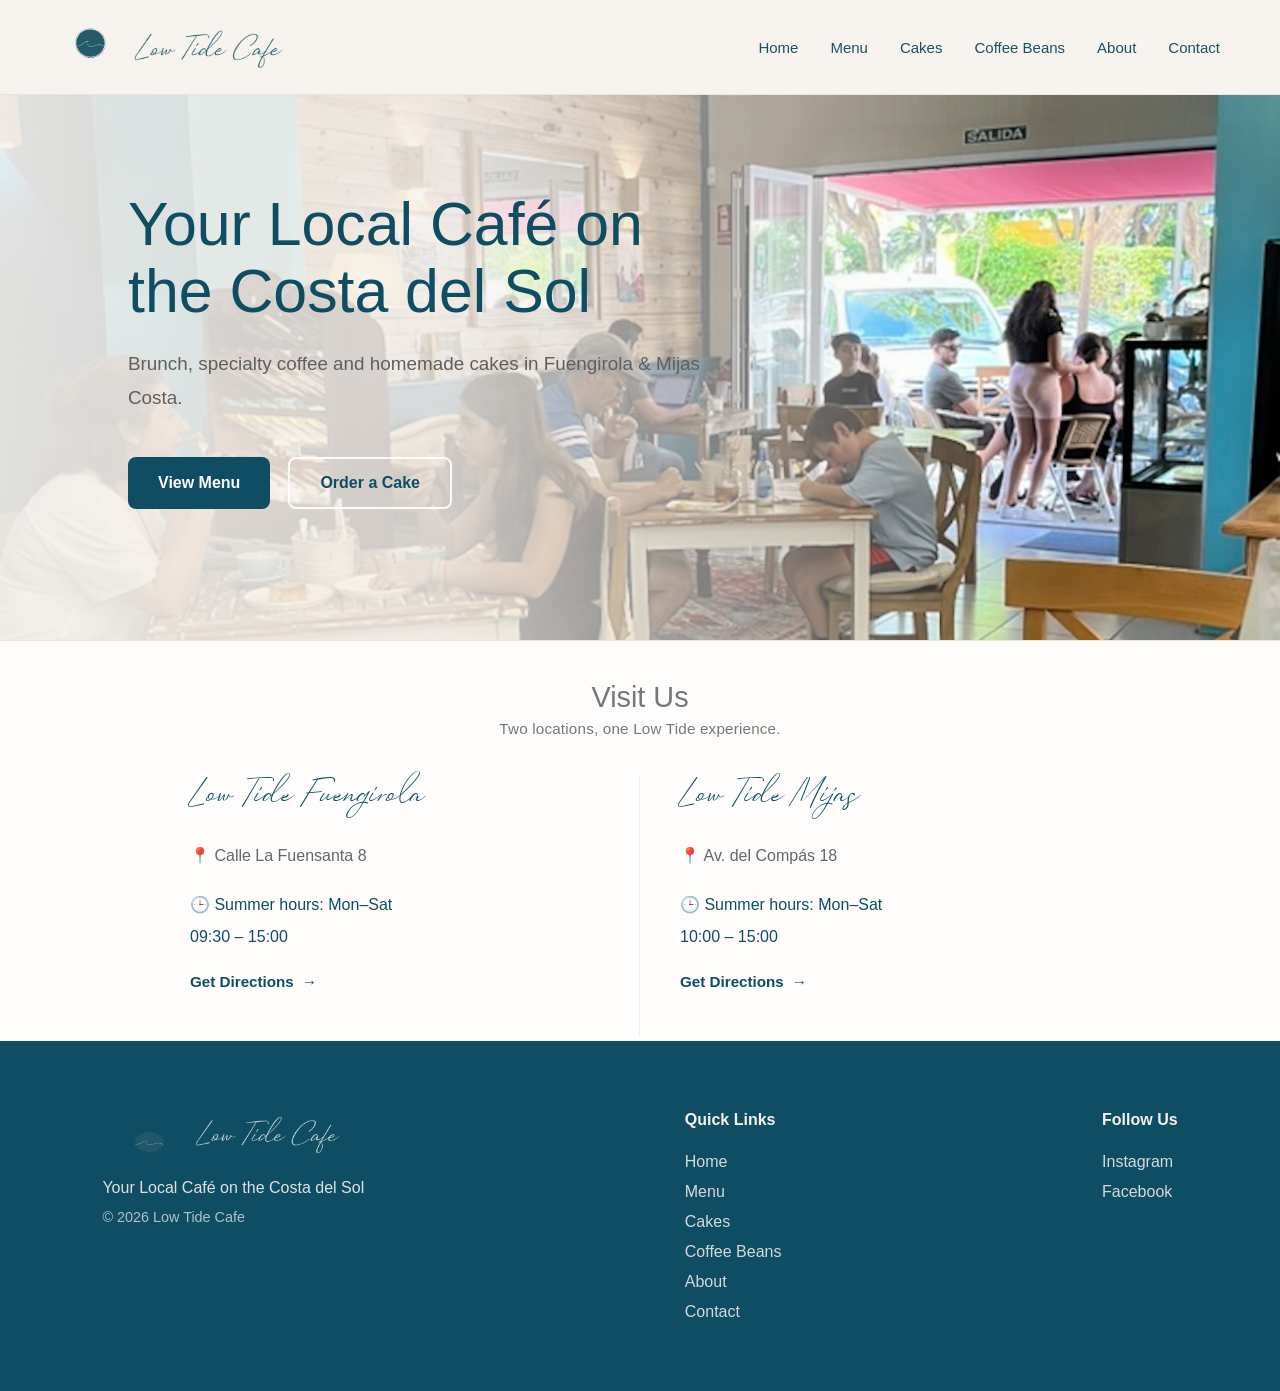
<file: index.html>
<!DOCTYPE html>
<html lang="en">
<head>
  <meta charset="UTF-8">
  <meta name="viewport" content="width=device-width, initial-scale=1.0">
  <title>Low Tide Cafe</title>

<link rel="stylesheet" href="style.css">
<link rel="stylesheet" href="mobile.css">
  
<!-- Google tag (gtag.js) -->
<script async src="https://www.googletagmanager.com/gtag/js?id=G-S15BJC4BF5"></script>
<script>
  window.dataLayer = window.dataLayer || [];
  function gtag(){dataLayer.push(arguments);}
  gtag('js', new Date());

  gtag('config', 'G-S15BJC4BF5');
</script>
  
</head>
<body>

<header class="navbar">
  <div class="logo-wrap">
    <img src="images/Logo only.png" alt="Low Tide Cafe Logo" class="logo-icon">
    <img src="images/Name only.png" alt="Low Tide Cafe" class="logo-text">
  </div>

  <nav>
        <a href="index.html">Home</a>
        <a href="menu.html">Menu</a>
        <a href="cakes.html">Cakes</a>
        <a href="coffee-beans.html">Coffee Beans</a>
        <a href="about.html">About</a>
        <a href="contact.html">Contact</a>
  </nav>
</header>

<section class="hero">
  <div class="overlay"></div>

  <div class="hero-content">
    <h1>Your Local Café on the Costa del Sol</h1>

    <p>
      Brunch, specialty coffee and homemade cakes
      in Fuengirola & Mijas Costa.
    </p>

   <div class="hero-buttons">

    <a href="menu.html" class="btn-primary">
        View Menu
    </a>

    <a href="cakes.html" class="btn-secondary">
        Order a Cake
    </a>

</div>
    
</section>

 <section class="locations-section">

   <div class="locations-header">
  <h2>Visit Us</h2>
  <p>Two locations, one Low Tide experience.</p>
</div>
   
  <div class="locations-grid">

<div class="location-card">
  <h3>Low Tide Fuengirola</h3>

  <p class="location-address">
📍 Calle La Fuensanta 8
</p>

<p class="location-hours">
🕒 Summer hours: 
  Mon–Sat<br>
09:30 – 15:00<br>
</p>

<a href="https://www.google.com/maps/dir/?api=1&destination=C.+La+Fuensanta,+8,+29640+Fuengirola,+Málaga,+Spain"
   target="_blank"
   rel="noopener">
    Get Directions
</a>

</div>

<div class="location-card">
  <h3>Low Tide Mijas</h3>

<p class="location-address">
📍 Av. del Compás 18
</p>

<p class="location-hours">
🕒 Summer hours: Mon–Sat<br>
10:00 – 15:00
</p>

<a href="https://www.google.com/maps/dir/?api=1&destination=Av.+del+Compás+18,+29650+Mijas,+Málaga,+Spain"
   target="_blank"
   rel="noopener">
    Get Directions
</a>

  </div>

</section>

<footer class="footer">

    <div class="footer-brand">

        <a href="index.html" class="footer-home">

            <img src="images/Logo only.png" alt="Low Tide Cafe Logo" class="logo-icon">

            <img src="images/white_logo.png" alt="Low Tide Cafe" class="footer-logo">

        </a>

        <p class="footer-tagline">
            Your Local Café on the Costa del Sol
        </p>

        <p class="footer-copy">
            © 2026 Low Tide Cafe
        </p>

    </div>

    <div class="footer-links">

        <h3>Quick Links</h3>

        <a href="index.html">Home</a>
        <a href="menu.html">Menu</a>
        <a href="cakes.html">Cakes</a>
        <a href="coffee-beans.html">Coffee Beans</a>
        <a href="about.html">About</a>
        <a href="contact.html">Contact</a>

    </div>

    <div class="footer-social">

        <h3>Follow Us</h3>

        <a href="https://instagram.com/lowtide.cafe" target="_blank" rel="noopener">
            Instagram
        </a>

        <a href="https://facebook.com/" target="_blank" rel="noopener">
            Facebook
        </a>

    </div>

</footer>

</body>
</html>
</file>
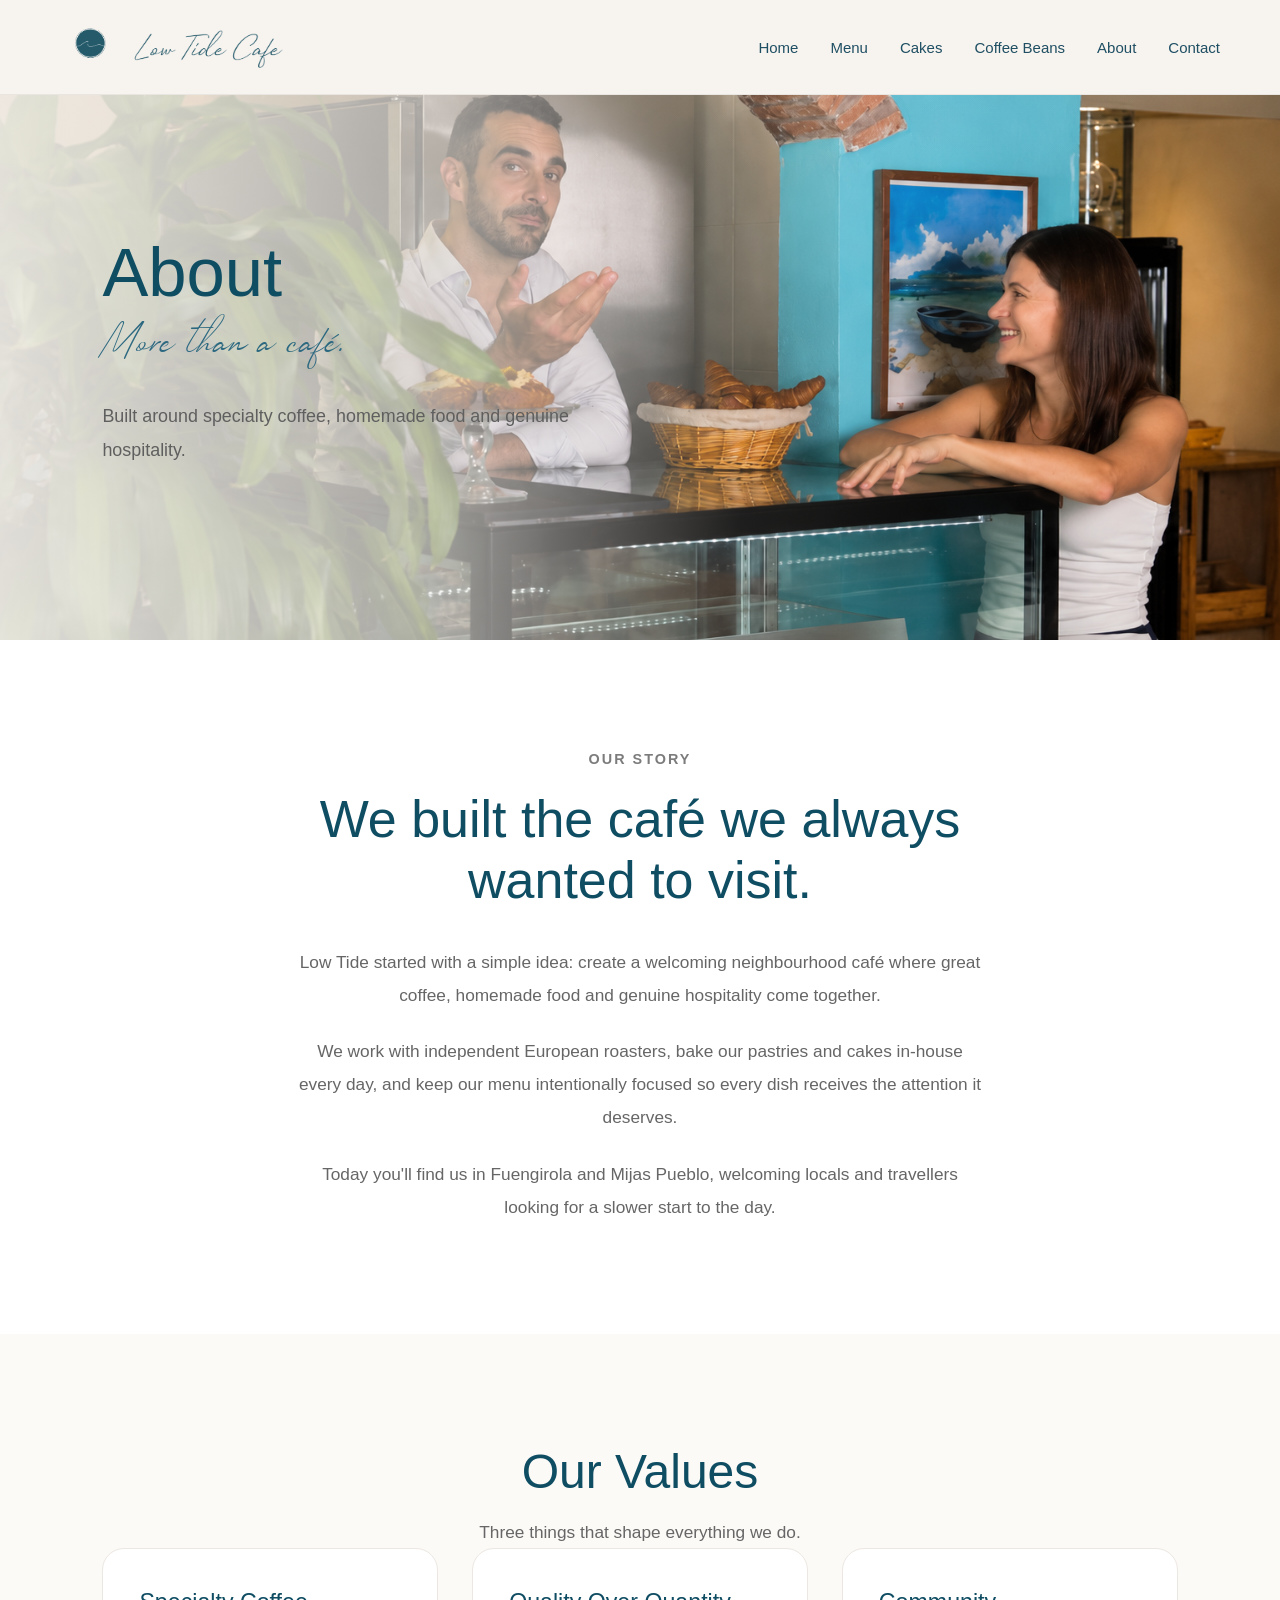
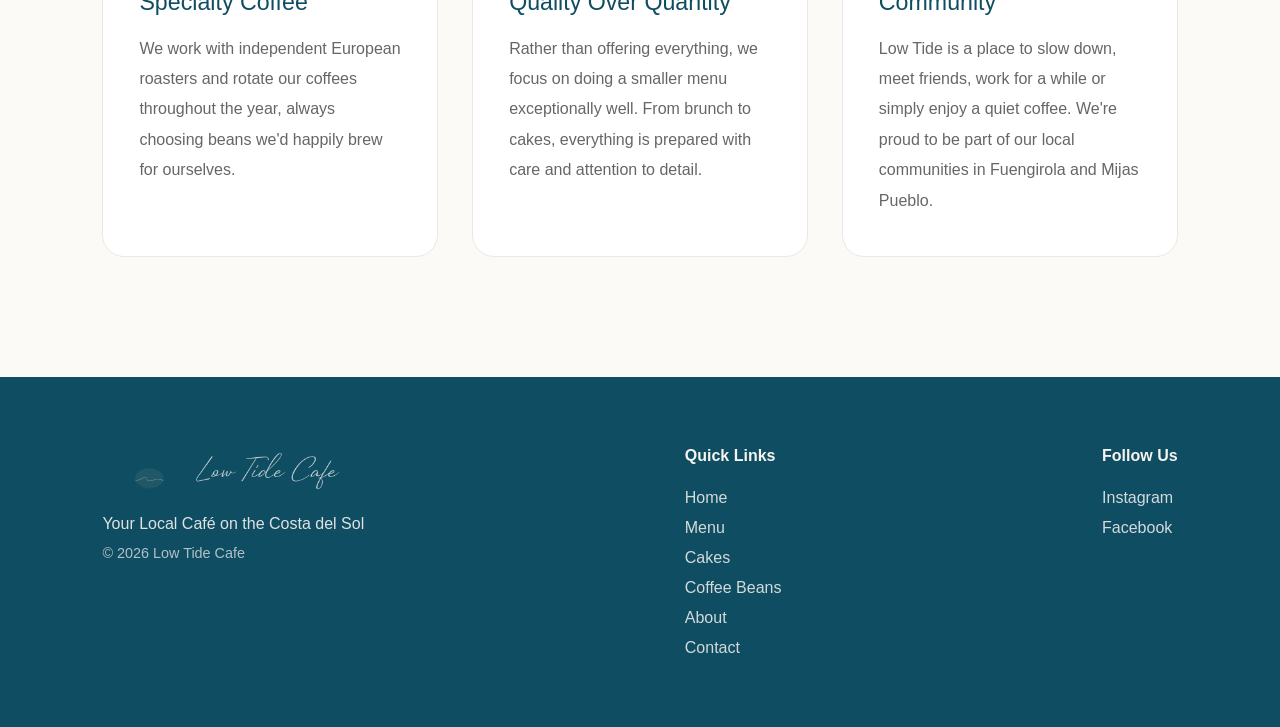
<file: about.html>
<!DOCTYPE html>
<html lang="en">
<head>
  <meta charset="UTF-8">
  <meta name="viewport" content="width=device-width, initial-scale=1.0">
  <title>Low Tide Cafe</title>

<link rel="stylesheet" href="style.css">
<link rel="stylesheet" href="mobile.css">

  <!-- Google tag (gtag.js) -->
<script async src="https://www.googletagmanager.com/gtag/js?id=G-S15BJC4BF5"></script>
<script>
  window.dataLayer = window.dataLayer || [];
  function gtag(){dataLayer.push(arguments);}
  gtag('js', new Date());

  gtag('config', 'G-S15BJC4BF5');
</script>
  
</head>
<body>

<header class="navbar">
  <div class="logo-wrap">
    <img src="images/Logo only.png" alt="Low Tide Cafe Logo" class="logo-icon">
    <img src="images/Name only.png" alt="Low Tide Cafe" class="logo-text">
  </div>

  <nav>
    <a href="index.html">Home</a>
    <a href="menu.html">Menu</a>
    <a href="cakes.html">Cakes</a>
    <a href="coffee-beans.html">Coffee Beans</a>
    <a href="about.html">About</a>
    <a href="contact.html">Contact</a>
  </nav>
</header>

<!-- ========================================
     HERO
======================================== -->

<section class="about-hero">

    <div class="about-hero-content">

        <h1>About</h1>

        <span class="about-script">
            More than a café.
        </span>

        <p>
            Built around specialty coffee, homemade food and genuine hospitality.
        </p>

    </div>

</section>


<!-- ========================================
     OUR STORY
======================================== -->

<section class="about-story">

    <div class="about-text">

        <span class="section-label">
            OUR STORY
        </span>

        <h2>
            We built the café we always wanted to visit.
        </h2>

        <p>
            Low Tide started with a simple idea: create a welcoming neighbourhood café where great coffee, homemade food and genuine hospitality come together.
        </p>

        <p>
            We work with independent European roasters, bake our pastries and cakes in-house every day, and keep our menu intentionally focused so every dish receives the attention it deserves.
        </p>

        <p>
            Today you'll find us in Fuengirola and Mijas Pueblo, welcoming locals and travellers looking for a slower start to the day.
        </p>

    </div>

</section>



<!-- ========================================
     OUR VALUES
======================================== -->

<section class="about-values">

    <div class="section-heading">

        <h2>Our Values</h2>

        <p>
            Three things that shape everything we do.
        </p>

    </div>

    <div class="values-grid">

        <div class="value-card">

            <h3>Specialty Coffee</h3>

            <p>
                We work with independent European roasters and rotate our coffees throughout the year, always choosing beans we'd happily brew for ourselves.
            </p>

        </div>

        <div class="value-card">

            <h3>Quality Over Quantity</h3>

            <p>
                Rather than offering everything, we focus on doing a smaller menu exceptionally well. From brunch to cakes, everything is prepared with care and attention to detail.
            </p>

        </div>

        <div class="value-card">

            <h3>Community</h3>

            <p>
                Low Tide is a place to slow down, meet friends, work for a while or simply enjoy a quiet coffee. We're proud to be part of our local communities in Fuengirola and Mijas Pueblo.
            </p>

        </div>

    </div>

</section>
  
<footer class="footer">

    <div class="footer-brand">

        <a href="index.html" class="footer-home">

            <img src="images/Logo only.png" alt="Low Tide Cafe Logo" class="logo-icon">

            <img src="images/white_logo.png" alt="Low Tide Cafe" class="footer-logo">

        </a>

        <p class="footer-tagline">
            Your Local Café on the Costa del Sol
        </p>

        <p class="footer-copy">
            © 2026 Low Tide Cafe
        </p>

    </div>

    <div class="footer-links">

        <h3>Quick Links</h3>

        <a href="index.html">Home</a>
        <a href="menu.html">Menu</a>
        <a href="cakes.html">Cakes</a>
        <a href="coffee-beans.html">Coffee Beans</a>
        <a href="about.html">About</a>
        <a href="contact.html">Contact</a>

    </div>

    <div class="footer-social">

        <h3>Follow Us</h3>

        <a href="https://instagram.com/lowtide.cafe" target="_blank" rel="noopener">
            Instagram
        </a>

        <a href="https://www.facebook.com/p/Low-Tide-Cafe-61561890056965/" target="_blank" rel="noopener">
            Facebook
        </a>

    </div>

</footer>

</body>
</html>
</file>
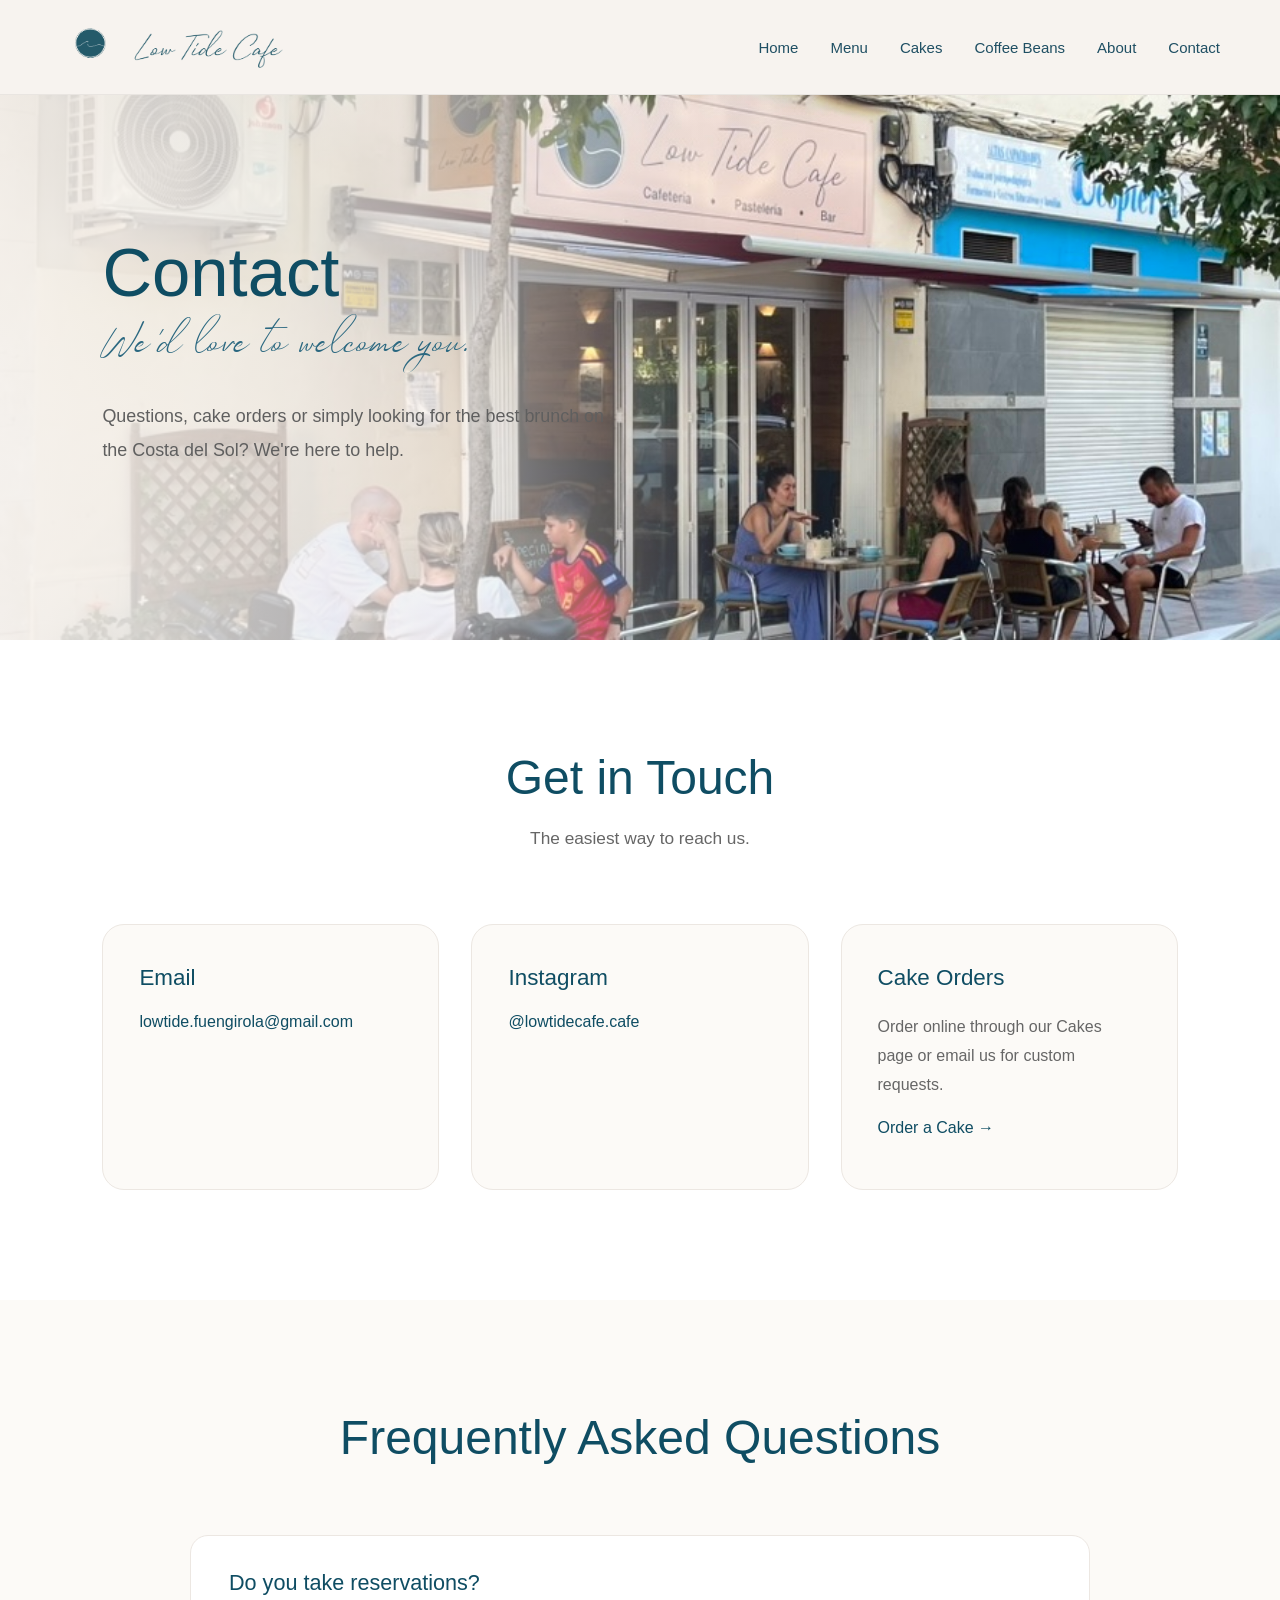
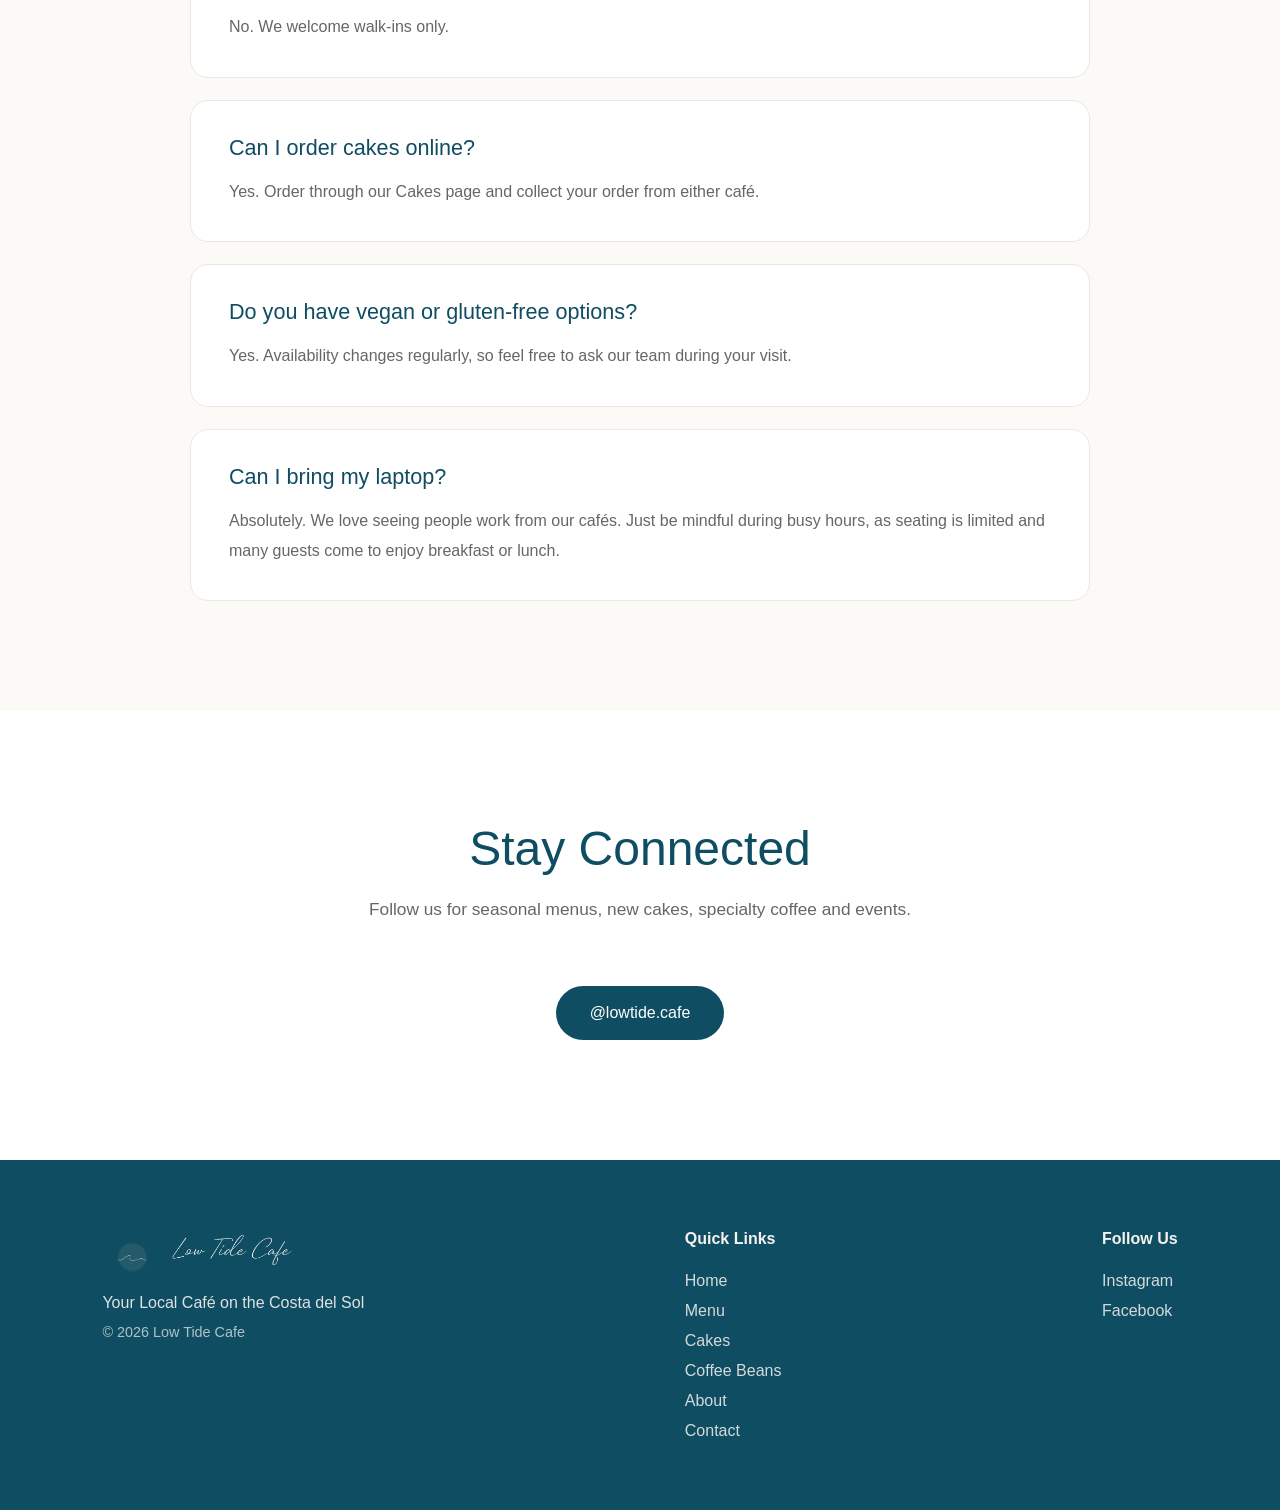
<file: contact.html>
<!DOCTYPE html>
<html lang="en">
<head>
  <meta charset="UTF-8">
  <meta name="viewport" content="width=device-width, initial-scale=1.0">
  <title>Low Tide Cafe</title>

<link rel="stylesheet" href="style.css">
<link rel="stylesheet" href="mobile.css">

  <!-- Google tag (gtag.js) -->
<script async src="https://www.googletagmanager.com/gtag/js?id=G-S15BJC4BF5"></script>
<script>
  window.dataLayer = window.dataLayer || [];
  function gtag(){dataLayer.push(arguments);}
  gtag('js', new Date());

  gtag('config', 'G-S15BJC4BF5');
</script>
  
</head>
<body>

<header class="navbar">
  <div class="logo-wrap">
    <img src="images/Logo only.png" alt="Low Tide Cafe Logo" class="logo-icon">
    <img src="images/Name only.png" alt="Low Tide Cafe" class="logo-text">
  </div>

  <nav>
    <a href="index.html">Home</a>
    <a href="menu.html">Menu</a>
    <a href="cakes.html">Cakes</a>
    <a href="coffee-beans.html">Coffee Beans</a>
    <a href="about.html">About</a>
    <a href="contact.html">Contact</a>
  </nav>
</header>

<!-- ========================================
     HERO
======================================== -->

<section class="contact-hero">

    <div class="contact-hero-content">

        <h1>Contact</h1>

        <span class="contact-script">
            We'd love to welcome you.
        </span>

        <p>
            Questions, cake orders or simply looking for the best brunch on the Costa del Sol? We're here to help.
        </p>

    </div>

</section>



<!-- ========================================
     GET IN TOUCH
======================================== -->

<section class="contact-info">

    <div class="section-heading">

        <h2>Get in Touch</h2>

        <p>
            The easiest way to reach us.
        </p>

    </div>

    <div class="contact-grid">

        <div class="contact-card">

            <h3>Email</h3>

            <a href="mailto:lowtide.fuengirola@gmail.com">
                lowtide.fuengirola@gmail.com
            </a>

        </div>

        <div class="contact-card">

            <h3>Instagram</h3>

            <a href="https://instagram.com/lowtidecafe.cafe">
                @lowtidecafe.cafe
            </a>


        </div>

        <div class="contact-card">

            <h3>Cake Orders</h3>

            <p>
                Order online through our Cakes page or email us for custom requests.
            </p>

            <a href="/cakes.html">
                Order a Cake →
            </a>

        </div>

    </div>

</section>



<!-- ========================================
     FAQ
======================================== -->

<section class="faq">

    <div class="section-heading">

        <h2>Frequently Asked Questions</h2>

    </div>

    <div class="faq-list">

        <div class="faq-item">

            <h3>Do you take reservations?</h3>

            <p>
                No. We welcome walk-ins only.
            </p>

        </div>

        <div class="faq-item">

            <h3>Can I order cakes online?</h3>

            <p>
                Yes. Order through our Cakes page and collect your order from either café.
            </p>

        </div>

        <div class="faq-item">

            <h3>Do you have vegan or gluten-free options?</h3>

            <p>
                Yes. Availability changes regularly, so feel free to ask our team during your visit.
            </p>

        </div>

        <div class="faq-item">

            <h3>Can I bring my laptop?</h3>

            <p>
                Absolutely. We love seeing people work from our cafés. Just be mindful during busy hours, as seating is limited and many guests come to enjoy breakfast or lunch.
            </p>

        </div>

    </div>

</section>



<!-- ========================================
     FOLLOW US
======================================== -->

<section class="follow-us">

    <div class="section-heading">

        <h2>Stay Connected</h2>

        <p>
            Follow us for seasonal menus, new cakes, specialty coffee and events.
        </p>

    </div>

    <div class="social-links">

        <a href="https://instagram.com/lowtide.cafe">
            @lowtide.cafe
        </a>

    </div>

</section>

<footer class="footer">

  <div class="footer-brand">
    <img src="images/Logo only.png" alt="Low Tide Cafe Logo" class="logo-icon">
    <img src="images/white_logo.png" alt="Low Tide Cafe" class="footer-logo">

<p class="footer-tagline">
  Your Local Café on the Costa del Sol
</p>

<p class="footer-copy">
  © 2026 Low Tide Cafe
</p>

  </div>

  <div class="footer-links">
    <h3>Quick Links</h3>

   <a href="index.html">Home</a>
    <a href="menu.html">Menu</a>
    <a href="cakes.html">Cakes</a>
    <a href="coffee-beans.html">Coffee Beans</a>
    <a href="about.html">About</a>
    <a href="contact.html">Contact</a>

  </div>

  <div class="footer-social">
    <h3>Follow Us</h3>

<a href="#">Instagram</a>
<a href="#">Facebook</a>

  </div>

</footer>

</body>
</html>
</file>
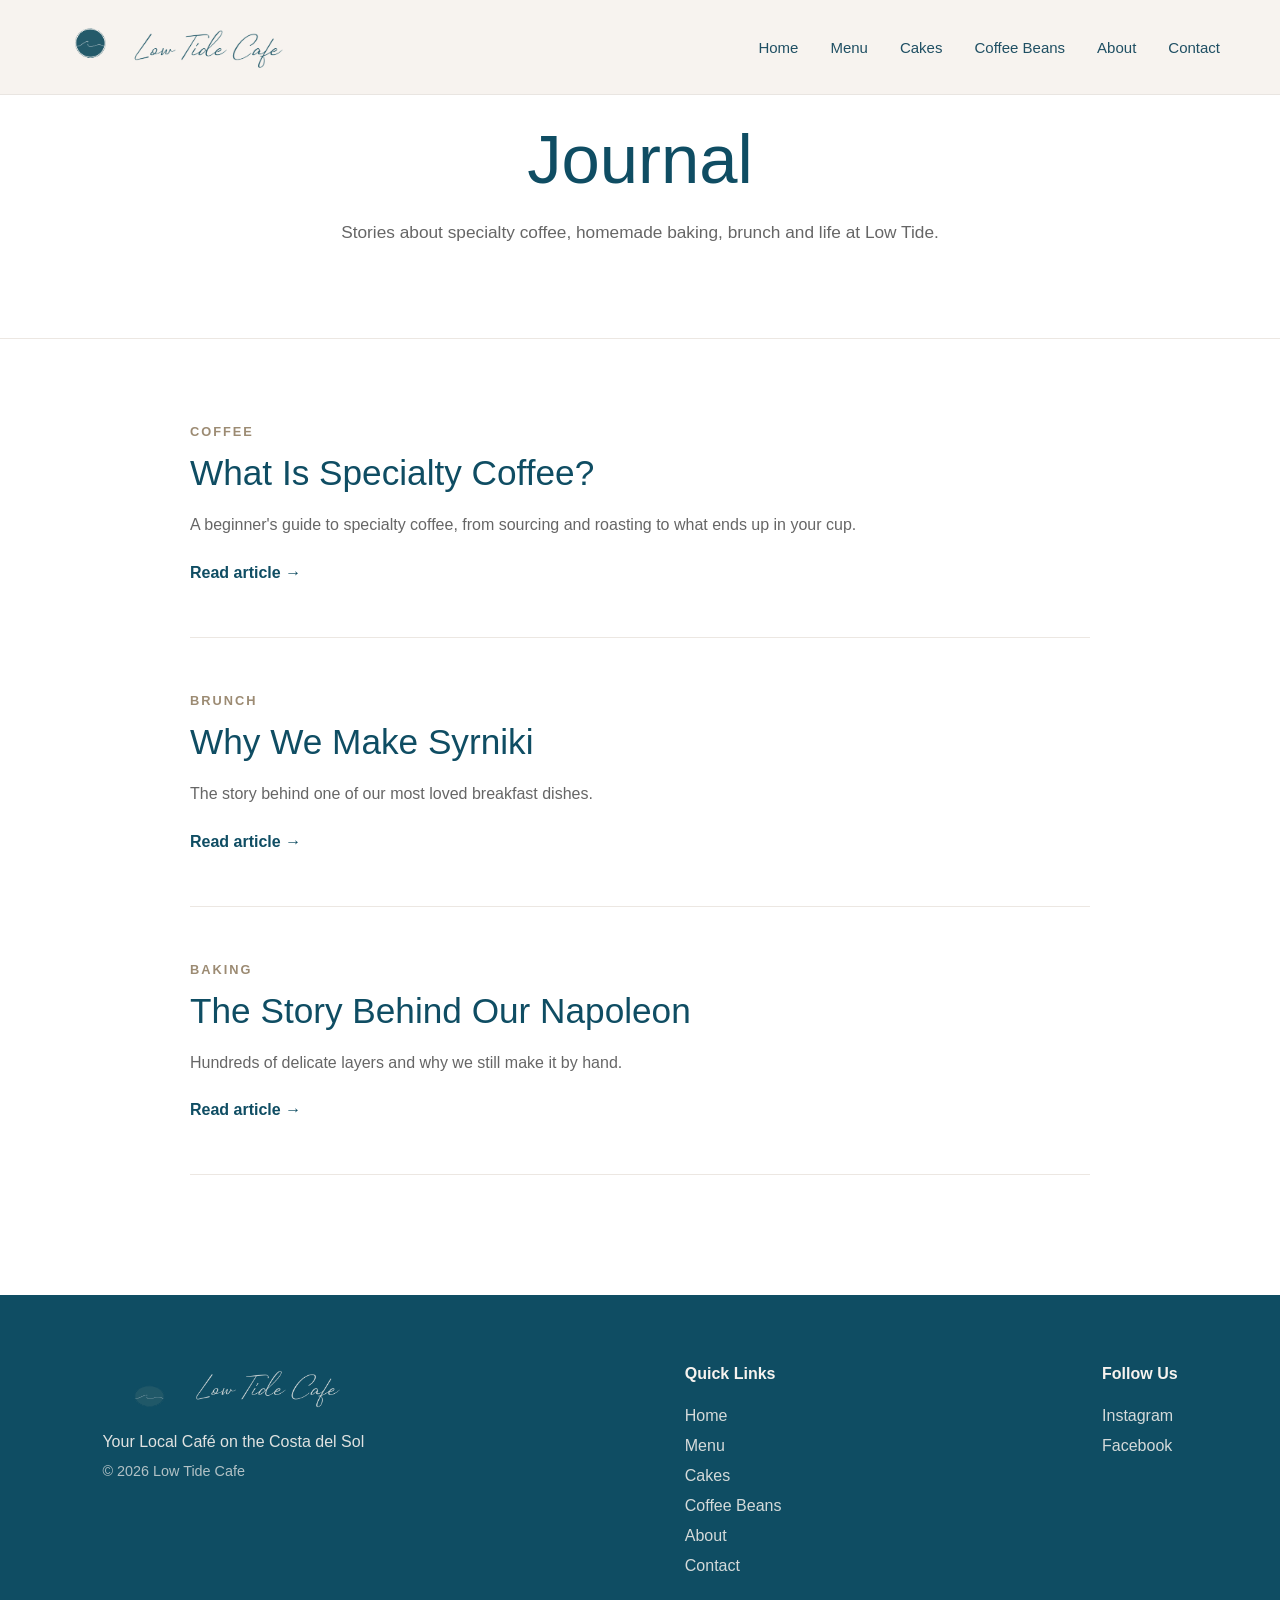
<file: journal.html>
<!DOCTYPE html>
<html lang="en">
<head>
  <meta charset="UTF-8">
  <meta name="viewport" content="width=device-width, initial-scale=1.0">
  <title>Low Tide Cafe</title>

<link rel="stylesheet" href="style.css">
<link rel="stylesheet" href="mobile.css">

  <!-- Google tag (gtag.js) -->
<script async src="https://www.googletagmanager.com/gtag/js?id=G-S15BJC4BF5"></script>
<script>
  window.dataLayer = window.dataLayer || [];
  function gtag(){dataLayer.push(arguments);}
  gtag('js', new Date());

  gtag('config', 'G-S15BJC4BF5');
</script>
  
</head>
<body>

<header class="navbar">
  <div class="logo-wrap">
    <img src="images/Logo only.png" alt="Low Tide Cafe Logo" class="logo-icon">
    <img src="images/Name only.png" alt="Low Tide Cafe" class="logo-text">
  </div>

  <nav>
    <a href="index.html">Home</a>
    <a href="menu.html">Menu</a>
    <a href="cakes.html">Cakes</a>
    <a href="coffee-beans.html">Coffee Beans</a>
    <a href="about.html">About</a>
    <a href="contact.html">Contact</a>
  </nav>
</header>

<main>

<section class="journal-intro">

    <div class="container">

        <h1>Journal</h1>

        <p>
            Stories about specialty coffee, homemade baking,
            brunch and life at Low Tide.
        </p>

    </div>

</section>

<section class="journal-list">

    <div class="container">

        <article class="journal-post">

            <div class="journal-category">Coffee</div>

            <h2>
                <a href="what-is-specialty-coffee.html">
                    What Is Specialty Coffee?
                </a>
            </h2>

            <p>
                A beginner's guide to specialty coffee,
                from sourcing and roasting to what ends up in your cup.
            </p>

            <a class="read-more" href="what-is-specialty-coffee.html">
                Read article →
            </a>

        </article>

        <article class="journal-post">

            <div class="journal-category">Brunch</div>

            <h2>
                <a href="why-we-make-syrniki.html">
                    Why We Make Syrniki
                </a>
            </h2>

            <p>
                The story behind one of our most loved breakfast dishes.
            </p>

            <a class="read-more" href="why-we-make-syrniki.html">
                Read article →
            </a>

        </article>

        <article class="journal-post">

            <div class="journal-category">Baking</div>

            <h2>
                <a href="story-behind-our-napoleon.html">
                    The Story Behind Our Napoleon
                </a>
            </h2>

            <p>
                Hundreds of delicate layers and why we still make it by hand.
            </p>

            <a class="read-more" href="story-behind-our-napoleon.html">
                Read article →
            </a>

        </article>

    </div>

</section>

</main>
  
<footer class="footer">

    <div class="footer-brand">

        <a href="index.html" class="footer-home">

            <img src="images/Logo only.png" alt="Low Tide Cafe Logo" class="logo-icon">

            <img src="images/white_logo.png" alt="Low Tide Cafe" class="footer-logo">

        </a>

        <p class="footer-tagline">
            Your Local Café on the Costa del Sol
        </p>

        <p class="footer-copy">
            © 2026 Low Tide Cafe
        </p>

    </div>

    <div class="footer-links">

        <h3>Quick Links</h3>

        <a href="index.html">Home</a>
        <a href="menu.html">Menu</a>
        <a href="cakes.html">Cakes</a>
        <a href="coffee-beans.html">Coffee Beans</a>
        <a href="about.html">About</a>
        <a href="contact.html">Contact</a>

    </div>

    <div class="footer-social">

        <h3>Follow Us</h3>

        <a href="https://instagram.com/lowtide.cafe" target="_blank" rel="noopener">
            Instagram
        </a>

        <a href="https://www.facebook.com/p/Low-Tide-Cafe-61561890056965/" target="_blank" rel="noopener">
            Facebook
        </a>

    </div>

</footer>

</body>
</html>
</file>
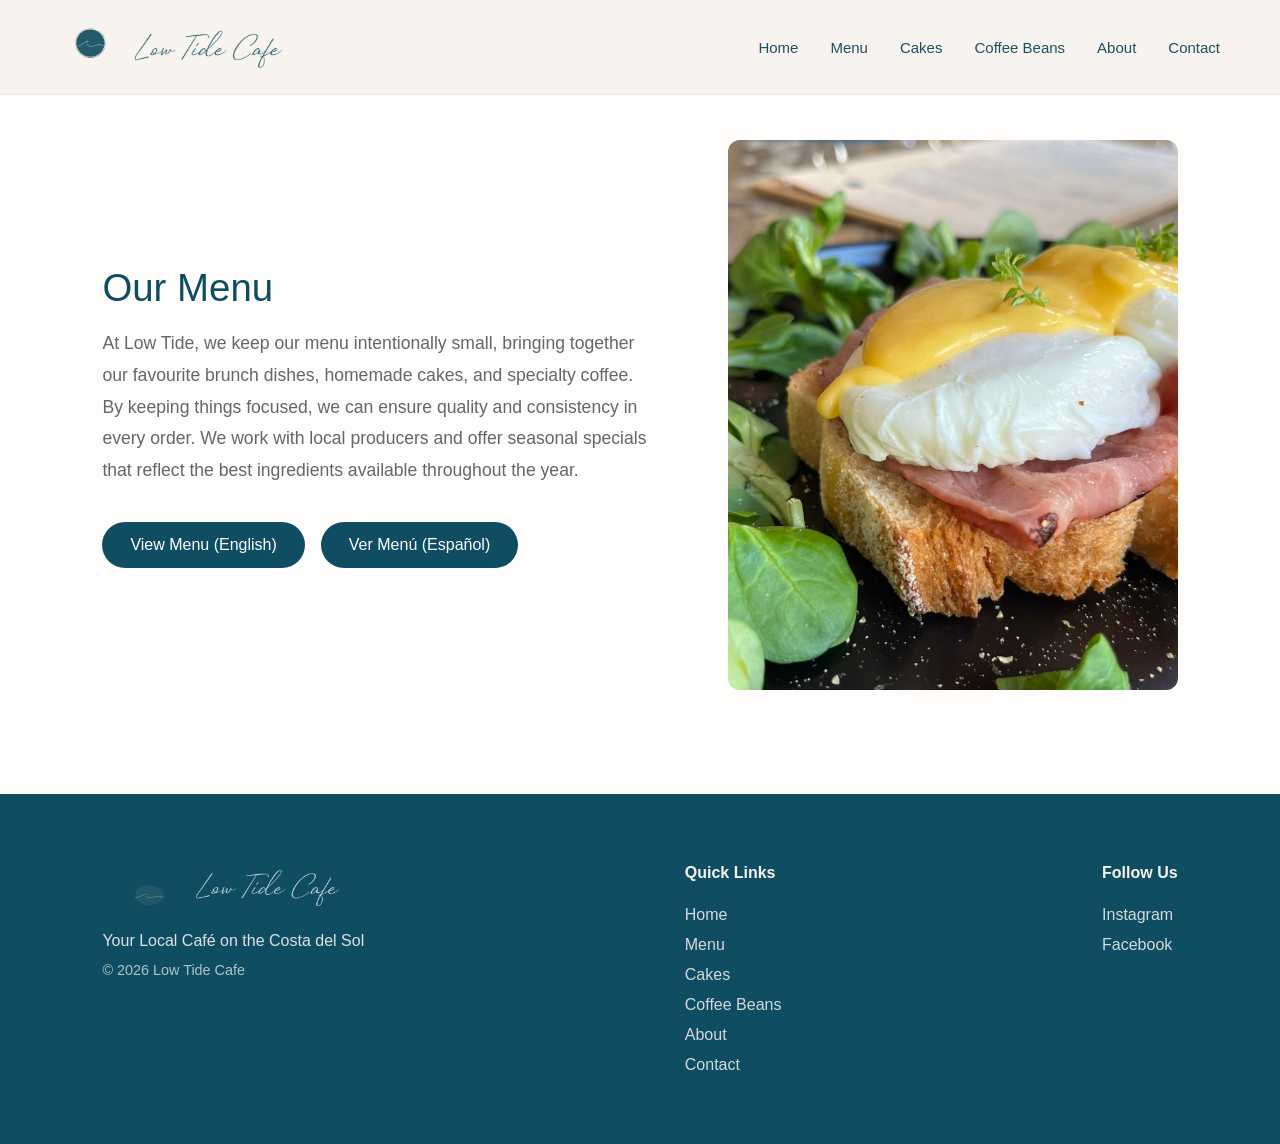
<file: menu.html>
<!DOCTYPE html>
<html lang="en">
<head>
  <meta charset="UTF-8">
  <meta name="viewport" content="width=device-width, initial-scale=1.0">
  <title>Low Tide Cafe</title>

<link rel="stylesheet" href="style.css">
<link rel="stylesheet" href="mobile.css">
  
<!-- Google tag (gtag.js) -->
<script async src="https://www.googletagmanager.com/gtag/js?id=G-S15BJC4BF5"></script>
<script>
  window.dataLayer = window.dataLayer || [];
  function gtag(){dataLayer.push(arguments);}
  gtag('js', new Date());

  gtag('config', 'G-S15BJC4BF5');
</script>
  
</head>
<body>

<header class="navbar">
  <div class="logo-wrap">
    <img src="images/Logo only.png" alt="Low Tide Cafe Logo" class="logo-icon">
    <img src="images/Name only.png" alt="Low Tide Cafe" class="logo-text">
  </div>

  <nav>
   <a href="index.html">Home</a>
        <a href="menu.html">Menu</a>
        <a href="cakes.html">Cakes</a>
        <a href="coffee-beans.html">Coffee Beans</a>
        <a href="about.html">About</a>
        <a href="contact.html">Contact</a>
  </nav>
</header>

<section class="menu-page">

  <div class="menu-content">

    <div class="menu-text">

      <h1>Our Menu</h1>

       <p>
At Low Tide, we keep our menu intentionally small, bringing together our favourite brunch dishes, homemade cakes, and specialty coffee.

By keeping things focused, we can ensure quality and consistency in every order.

We work with local producers and offer seasonal specials that reflect the best ingredients available throughout the year.
</p>

     <div class="menu-buttons">

    <a href="files/Low-Tide-Menu-EN.pdf"
       target="_blank"
       rel="noopener"
       class="menu-btn">
        View Menu (English)
    </a>

    <a href="files/Low-Tide-Menu-ES.pdf"
       target="_blank"
       rel="noopener"
       class="menu-btn">
        Ver Menú (Español)
    </a>

</div>

    </div>

    <div class="menu-image">

      <img src="images/benedict.jpeg"
           alt="Eggs Benedict at Low Tide Cafe">

    </div>

  </div>

</section>

<footer class="footer">

    <div class="footer-brand">

        <a href="index.html" class="footer-home">

            <img src="images/Logo only.png" alt="Low Tide Cafe Logo" class="logo-icon">

            <img src="images/white_logo.png" alt="Low Tide Cafe" class="footer-logo">

        </a>

        <p class="footer-tagline">
            Your Local Café on the Costa del Sol
        </p>

        <p class="footer-copy">
            © 2026 Low Tide Cafe
        </p>

    </div>

    <div class="footer-links">

        <h3>Quick Links</h3>

        <a href="index.html">Home</a>
        <a href="menu.html">Menu</a>
        <a href="cakes.html">Cakes</a>
        <a href="coffee-beans.html">Coffee Beans</a>
        <a href="about.html">About</a>
        <a href="contact.html">Contact</a>

    </div>

    <div class="footer-social">

        <h3>Follow Us</h3>

        <a href="https://instagram.com/lowtide.cafe" target="_blank" rel="noopener">
            Instagram
        </a>

        <a href="https://www.facebook.com/p/Low-Tide-Cafe-61561890056965/" target="_blank" rel="noopener">
            Facebook
        </a>

    </div>

</footer>

</body>
</html>
</file>
<file: style.css>
@font-face {
  font-family: 'Quidity';
  src: url('fonts/Quidity.ttf') format('truetype');
  font-weight: normal;
  font-style: normal;
}

/* RESET */

* {
  margin: 0;
  padding: 0;
  box-sizing: border-box;
}

/* GENERAL */

body {
  font-family: Arial, sans-serif;
  color: #333;
}

/* HEADER */

.navbar {
  position: fixed;
  top: 0;
  left: 0;
  width: 100%;

  display: flex;
  justify-content: space-between;
  align-items: center;

  padding: 18px 60px;

  background-color: #f7f3ef;
  border-bottom: 1px solid rgba(0, 0, 0, 0.06);

  z-index: 1000;
}

.logo-wrap {
  display: flex;
  align-items: center;
  gap: 12px;
}

.logo-icon {
  width: 72px;
  height: auto;
}

.logo-text {
  height: 51px;
  width: auto;
}

/* NAVIGATION */

nav {
  display: flex;
  gap: 32px;
}

nav a {
  text-decoration: none;
  color: #1f4f63;
  font-size: 15px;
  font-weight: 500;
  transition: opacity 0.3s ease;
}

nav a:hover {
  opacity: 0.7;
}

/* ========================================
   HERO
======================================== */

.hero {

    position: relative;

    min-height: 640px;

    display: flex;
    align-items: center;

    padding: 150px 10% 90px;

background-image:
linear-gradient(
    90deg,
    rgba(247,243,239,.90) 0%,
    rgba(247,243,239,.82) 35%,
    rgba(247,243,239,.42) 62%,
    rgba(247,243,239,0) 82%
),
linear-gradient(
    180deg,
    rgba(247,243,239,.06) 0%,
    rgba(247,243,239,0) 28%
),
url("images/hero.jpeg");

    background-size: cover;
    background-position: center;
    background-repeat: no-repeat;

}

.overlay {

    position: absolute;
    inset: 0;

}

.hero-content {

    position: relative;
    z-index: 2;

    max-width: 580px;

}

.hero-content h1 {

    font-size: 3.8rem;
    line-height: 1.1;
    font-weight: 500;

    color: #0f4d63;

    margin-bottom: 22px;

}

.hero-content p {

    font-size: 1.18rem;
    line-height: 1.8;

    color: #5f5f5f;

    margin-bottom: 42px;

}


/* ========================================
   HERO BUTTONS
======================================== */

.hero-buttons {

    display: flex;
    gap: 18px;
    flex-wrap: wrap;

}

.btn-primary,
.btn-secondary {

    display: inline-flex;
    align-items: center;
    justify-content: center;

    text-decoration: none;

    padding: 16px 34px;

    border-radius: 10px;

    font-size: 1rem;
    font-weight: 600;

    transition: .25s ease;

}

.btn-primary {

    background: #0f4d63;

    color: #ffffff;

}

.btn-primary:hover {

    background: #165d77;

    transform: translateY(-2px);

}

.btn-secondary {

    border: 2px solid #0f4d63;

    color: #0f4d63;

    background: transparent;

}

.btn-secondary:hover {

    background: #0f4d63;

    color: #ffffff;

}


/* ========================================
   MOBILE
======================================== */

@media (max-width: 768px) {

    .hero {

        min-height: 540px;

        padding: 120px 8% 70px;

        background-position: 68% center;

    }

    .hero-content {

        max-width: 100%;

    }

    .hero-content h1 {

        font-size: 2.8rem;

    }

    .hero-content p {

        font-size: 1.05rem;

    }

    .hero-buttons {

        flex-direction: column;
        align-items: flex-start;

    }

}

.btn-primary,
.btn-secondary {

    text-decoration: none;

    padding: 15px 30px;

    border-radius: 8px;

    font-weight: 600;

    transition: .25s ease;

}

.btn-primary {

    background: #0f4d63;

    color: #ffffff;

}

.btn-primary:hover {

    background: #165d77;

    transform: translateY(-2px);

}

.btn-secondary {

    border: 2px solid rgba(255,255,255,.9);

    color: #0f4d63;

    background: transparent;

}

.btn-secondary:hover {

    background: #ffffff;

    color: #0f4d63;

    transform: translateY(-2px);

}

.footer {
  background: #0f4d63;
  color: #f7f3ef;

  display: flex;
  justify-content: space-between;
  align-items: flex-start;

  padding: 70px 8%;
}

.footer-brand {
  max-width: 320px;
}

.footer-logo {
  height: 40px;
  width: auto;
  margin-bottom: 20px;
}

.footer-tagline {
  margin-bottom: 12px;
  opacity: 0.9;
}

.footer-copy {
  opacity: 0.7;
  font-size: 0.9rem;
}

.footer-links,
.footer-social {
  display: flex;
  flex-direction: column;
  gap: 12px;
}

.footer-links h3,
.footer-social h3 {
  margin-bottom: 12px;
  font-size: 1rem;
  color: #f7f3ef;
}

.footer a {
  color: #f7f3ef;
  text-decoration: none;
  opacity: 0.85;
}

.footer a:hover {
  opacity: 1;
}

/* LOCATIONS SECTION */

.locations-section {
    background: #ffffff;
    border-top: 1px solid #ece7e2;
}

.locations-section {
  background: #fefdfb;
  padding: 40px 8% 50px;
}

.locations-header {
  text-align: center;
  margin-bottom: 30px;
}

.locations-header h2 {
  font-size: 1.8rem;
  font-weight: 500;
  color: #777;
  margin-bottom: 6px;
}

.locations-header p {
  font-size: 0.95rem;
  color: #777;
  letter-spacing: 0.2px;
}

.locations-grid {
  max-width: 900px;
  margin: 0 auto;

  display: grid;
  grid-template-columns: 1fr 1fr;
  gap: 80px;
}

.location-card {
  position: relative;
}

.location-card:first-child::after {
  content: "";
  position: absolute;
  top: 10px;
  right: -40px;
  width: 1px;
  height: 260px;
  background: rgba(15, 77, 99, 0.08);
}

.location-card h3 {
  font-family: 'Quidity';
    src: url('fonts/Quidity.ttf') format('truetype');
  font-size: 2.2rem;
  font-weight: normal;
  color: #0f4d63;
  margin-bottom: 20px;
  letter-spacing: 0;
}

.location-address {
  font-size: 1rem;
  color: #666;
  line-height: 1.8;
  margin-bottom: 18px;
}

.location-hours {
  font-size: 1rem;
  color: #0f4d63;
  line-height: 2;
  margin-bottom: 20px;
}

.location-card a {
  display: inline-flex;
  align-items: center;
  gap: 8px;

  color: #0f4d63;
  text-decoration: none;
  font-size: 0.95rem;
  font-weight: 600;

  transition: all 0.3s ease;
}

.location-card a::after {
  content: "→";
  transition: transform 0.3s ease;
}

.location-card a:hover::after {
  transform: translateX(4px);
}

.location-card a:hover {
  opacity: 0.75;
}

/* MOBILE */

@media (max-width: 768px) {

  .locations-section {
    padding: 60px 8%;
  }

  .locations-grid {
    grid-template-columns: 1fr;
    gap: 50px;
  }

  .location-card {
    text-align: center;
  }

  .location-card:first-child::after {
    display: none;
  }

  .location-card {
    padding-bottom: 40px;
    border-bottom: 1px solid rgba(15, 77, 99, 0.08);
  }

  .location-card:last-child {
    border-bottom: none;
    padding-bottom: 0;
  }
}

/* MOBILE */

@media (max-width: 900px) {

  .navbar {
    padding: 18px 24px;
  }

  nav {
    gap: 18px;
  }

  nav a {
    font-size: 14px;
  }

  .hero-content h1 {
    font-size: 2.8rem;
  }

  .hero-content p {
    font-size: 1rem;
  }

  .hero-buttons {
    flex-direction: column;
    align-items: flex-start;
  }
  }
  
  @media (max-width: 768px) {

  .footer {
    flex-direction: column;
    gap: 40px;
    text-align: center;
  }

  .footer-right {
    text-align: center;
  }

}

/* ========================================
   MENU PAGE
======================================== */

.menu-page {
  background: #fefdfb;
  padding: 140px 8% 100px;
}

.menu-content {
  max-width: 1200px;
  margin: 0 auto;

  display: grid;
  grid-template-columns: 1fr 450px;
  gap: 80px;
  align-items: center;
}

.menu-text h1 {
  color: #0f4d63;
  font-size: 4.4rem;
  font-weight: 500;
  
  margin-bottom: 24px;
}

.menu-text p {
  color: #666;
  font-size: 1.1rem;
  line-height: 1.8;
  margin-bottom: 35px;
  max-width: 600px;
}

.menu-buttons {
  display: flex;
  gap: 16px;
  flex-wrap: wrap;
}

.menu-btn {
  display: inline-block;

  background: #0f4d63;
  color: white;

  text-decoration: none;

  padding: 14px 28px;

  border-radius: 30px;

  transition: all 0.3s ease;
}

.menu-btn:hover {
  opacity: 0.9;
}

.menu-image img {
  width: 100%;
  height: 550px;

  object-fit: cover;

  border-radius: 12px;
}

/* ========================================
   COFFEE BEANS PAGE
======================================== */

/* HERO */

/* ========================================
   COFFEE HERO
======================================== */

.coffee-hero {

    min-height: 640px;

    display: flex;
    align-items: center;

    padding: 150px 8% 90px;

   background-image:
linear-gradient(
    90deg,
    rgba(247,243,239,.90) 0%,
    rgba(247,243,239,.82) 35%,
    rgba(247,243,239,.42) 62%,
    rgba(247,243,239,0) 82%
),
linear-gradient(
    180deg,
    rgba(247,243,239,.06) 0%,
    rgba(247,243,239,0) 28%
),
url("images/terrace_coffee.png");

    background-size: cover;
    background-position: center;
    background-repeat: no-repeat;
}

.coffee-hero-content {

    max-width: 560px;
  }

.about-hero h1 {
  
  font-size: 4.3rem;
  color: #0f4d63;
  font-weight: 500;
  margin-bottom: 10px;

}

/* ========================================
   COFFEE INFO
======================================== */

.coffee-info {

    max-width: 850px;

    margin: 0 auto 60px;

    padding: 24px 34px;

    background: #fcfaf7;

    border: 1px solid #ece7e2;

    border-radius: 16px;
}

.coffee-info-item {

    text-align: center;
}

.coffee-info strong {

    display: block;

    color: #0f4d63;

    font-size: 1.1rem;

    font-weight: 600;

    margin-bottom: 10px;
}

.coffee-info p {

    margin: 0;

    color: #666;

    font-size: 1rem;

    line-height: 1.8;
}

.coffee-text h1 {

    font-size: 4.4rem;

    color: #0f4d63;

    font-weight: 500;

    margin-bottom: 10px;
}

.coffee-script {

    display: block;

    font-family: "Quidity", serif;

    font-size: 2.8rem;

    color: #2b6880;

    line-height: 1;

    margin-bottom: 38px;
}

.coffee-text p {

    max-width: 520px;

    color: #5f5f5f;

    font-size: 1.12rem;

    line-height: 1.9;

    margin-bottom: 24px;
}

/* SECTION TITLE */

.coffee-current {
    background: #ffffff;
    padding: 100px 8%;
}

.section-heading {
    max-width: 700px;
    margin: 0 auto 70px;
    text-align: center;
}

.section-heading h2 {
    font-size: 2.7rem;
    color: #0f4d63;
    margin-bottom: 18px;
    font-weight: 500;
}

.section-heading p {
    color: #777;
    line-height: 1.7;
}

/* GRID */

.coffee-grid {
    max-width: 1300px;
    margin: 0 auto;

    display: grid;
    grid-template-columns: repeat(2, 1fr);
    gap: 36px;
}

/* CARD */

.coffee-card {
    background: #fcfaf7;
    border: 1px solid #ece7e2;
    border-radius: 18px;
    overflow: hidden;

    display: grid;
    grid-template-columns: 1.1fr 0.9fr;
}

.coffee-card-info {
    padding: 46px;
}

.coffee-label {
    display: inline-block;
    margin-bottom: 22px;

    color: #1f5f73;

    font-size: .8rem;
    font-weight: 700;
    letter-spacing: 2px;
}

.coffee-card h3 {
    color: #0f4d63;
    font-size: 2rem;
    font-weight: 500;
    line-height: 1.3;
    margin-bottom: 22px;
}

.coffee-card p {
    color: #666;
    line-height: 1.8;
    margin-bottom: 28px;
}

.current-roaster {
    margin-bottom: 28px;
}

.current-roaster small {
    display: block;
    color: #999;
    letter-spacing: 1px;
    margin-bottom: 8px;
}

.current-roaster strong {
    display: block;
    color: #0f4d63;
    margin-bottom: 4px;
}

.current-roaster span {
    color: #666;
}

.coffee-meta {
    display: flex;
    gap: 25px;
    margin-bottom: 34px;
    color: #666;
    font-size: .95rem;
}

.coffee-card-image img {
    width: 100%;
    height: 100%;
    object-fit: cover;
}

/* ========================================
   COLLECTION
======================================== */

.coffee-collection {

    background: #fcfaf7;

    text-align: center;

    padding: 70px 8%;

    border-top: 1px solid #ece7e2;
    border-bottom: 1px solid #ece7e2;
}

.coffee-collection h3 {

    color: #0f4d63;

    font-size: 2rem;

    font-weight: 500;

    margin-bottom: 22px;
}

.coffee-collection p {

    max-width: 700px;

    margin: 0 auto 16px;

    color: #666;

    line-height: 1.8;

    font-size: 1.05rem;
}

.coffee-collection p:last-child {
    margin-bottom: 0;
}

/* NOTE */

.coffee-note {
    background: #ffffff;
    padding: 90px 8% 120px;
    text-align: center;
}

.coffee-note h3 {
    color: #0f4d63;
    font-size: 2rem;
    margin-bottom: 20px;
}

.coffee-note p {
    max-width: 760px;
    margin: 0 auto;

    color: #666;
    line-height: 1.9;
}

/* MOBILE */

@media (max-width: 900px) {

  .menu-content {
    grid-template-columns: 1fr;
    gap: 50px;
  }

  .menu-text {
    text-align: center;
  }

  .menu-text p {
    max-width: 100%;
  }

  .menu-buttons {
    justify-content: center;
  }

  .menu-image img {
    height: 450px;
  }

}

/* ========================================
   CAKES PAGE
======================================== */

/* HERO */

.cakes-hero{

    min-height:640px;

    display:flex;
    align-items:center;

    padding:150px 8% 90px;

background-image:
linear-gradient(
    90deg,
    rgba(247,243,239,.90) 0%,
    rgba(247,243,239,.68) 32%,
    rgba(247,243,239,.12) 58%,
    rgba(247,243,239,.02) 78%,
    rgba(247,243,239,0) 92%
),
linear-gradient(
    180deg,
    rgba(247,243,239,.06) 0%,
    rgba(247,243,239,0) 28%
),
url("images/hero_cakes.jpeg");

    background-size:cover;
    background-position:top;
    background-repeat:no-repeat;
}

.cakes-hero-content{

    max-width:560px;
}

.cakes-hero h1{

    font-size:4.3rem;
    color:#0f4d63;
    font-weight:500;

    margin-bottom:10px;
}

.cakes-script{

    display:block;

    font-family:"Quidity", serif;

    font-size:2.7rem;

    color:#2b6880;

    margin-bottom:34px;
}

.cakes-hero p{

    color:#5f5f5f;

    font-size:1.12rem;

    line-height:1.9;

    margin-bottom:22px;

    max-width:520px;
}


/* COLLECTION */

.cakes-selection{

    background:#fcfaf7;

    padding:90px 8%;
}

.cakes-wrapper{

    display:grid;

    grid-template-columns:1fr 1fr;

    gap:80px;

    align-items:start;

    margin-top:60px;
}


/* LEFT */

.cake-list{

    display:flex;

    flex-direction:column;
}

.cake-option{

    width:100%;

    background:none;

    border:none;

    border-bottom:1px solid #e8e3dc;

    padding:24px 0;

    text-align:left;

    cursor:pointer;

    font-size:1.25rem;

    color:#444;

    transition:.3s;
}

.cake-option:hover{

    color:#0f4d63;

    padding-left:12px;
}

.cake-option.active{

    color:#0f4d63;

    font-weight:600;
}


/* RIGHT */

.cake-details{

    background:white;

    padding:50px;

    border-radius:22px;

    box-shadow:0 15px 40px rgba(0,0,0,.05);
}

.cake-details h3{

    color:#0f4d63;

    font-size:2rem;

    margin-bottom:18px;
}

.cake-details p{

    color:#666;

    line-height:1.8;

    margin-bottom:18px;
}

.cake-size{

    color:#888;

    font-size:.95rem;
}

.cake-price{

    font-size:2.5rem;

    color:#0f4d63;

    margin:35px 0;
}


/* HOUSE */

.house-section{

    padding:90px 8%;

    text-align:center;

    background:white;
}

.house-content{

    max-width:700px;

    margin:auto;
}

.house-logo{

    display:block;

    width:260px;

    max-width:90%;

    margin:0 auto 32px;

    transition:.3s;

}

.house-logo:hover{

    transform:scale(1.03);

}

.house-content p{

    color:#666;

    line-height:1.9;

    margin-bottom:36px;
}


/* ORDER */

.cakes-info{

    background:#fcfaf7;

    padding:80px 8%;

    text-align:center;
}

.cakes-info h3{

    color:#0f4d63;

    margin-bottom:18px;

    font-size:2rem;
}

.cakes-info p{

    color:#666;

    line-height:1.8;

    max-width:720px;

    margin:0 auto 14px;
}


/* MOBILE */

@media (max-width:900px){

.cakes-wrapper{

    grid-template-columns:1fr;

    gap:40px;
}

.cakes-hero h1{

    font-size:3rem;
}

.cakes-script{

    font-size:2rem;
}

.cake-details{

    padding:36px;
}

}

/* ========================================
   ABOUT PAGE
======================================== */


/* HERO */

.about-hero {

    min-height: 640px;

    display: flex;
    align-items: center;

    padding: 150px 8% 90px;
  
background-image:
linear-gradient(
    90deg,
    rgba(247,243,239,.90) 0%,
    rgba(247,243,239,.68) 32%,
    rgba(247,243,239,.12) 58%,
    rgba(247,243,239,.02) 78%,
    rgba(247,243,239,0) 92%
),
linear-gradient(
    180deg,
    rgba(247,243,239,.06) 0%,
    rgba(247,243,239,0) 28%
),
url("images/hero_about.png");
  
    background-size: cover;
    background-position: top;
    background-repeat: no-repeat;
}

.about-hero-content {

    max-width: 560px;
}

.about-hero h1 {

    font-size: 4.3rem;

    color: #0f4d63;

    font-weight: 500;

    margin-bottom: 10px;
}

.about-script {

    display: block;

    font-family: "Quidity", serif;

    font-size: 2.7rem;

    color: #2b6880;

    line-height: 1;

    margin-bottom: 34px;
}

.about-hero p {

    max-width: 520px;

    color: #5f5f5f;

    font-size: 1.12rem;

    line-height: 1.9;
}


/* ========================================
   OUR STORY
======================================== */

.about-story {

    background: #ffffff;

    padding: 110px 8%;

}

.about-text {

    max-width: 760px;

    margin: 0 auto;

    text-align: center;

}

.section-label {

    display: inline-block;

    font-size: .9rem;

    font-weight: 600;

    letter-spacing: .14em;

    text-transform: uppercase;

    color: #7c7c7c;

    margin-bottom: 22px;

}

.about-text h2 {

    max-width: 900px;

    margin: 0 auto 34px;

    font-size: 3.25rem;

    line-height: 1.18;

    font-weight: 500;

    color: #0f4d63;

}

.about-text p {

    max-width: 690px;

    margin: 0 auto 24px;

    font-size: 1.08rem;

    line-height: 1.9;

    color: #666;

}

.about-text p:last-child {

    margin-bottom: 0;

}



/* ========================================
   VALUES
======================================== */

.about-values {

    background: #fcfaf7;

    padding: 110px 8% 120px;

}

.section-heading {

    max-width: 700px;

    margin: 0 auto 65px;

    text-align: center;

}

.section-heading h2 {

    font-size: 3rem;

    font-weight: 500;

    color: #0f4d63;

    margin-bottom: 18px;

}

.section-heading p {

    color: #666;

    font-size: 1.08rem;

    line-height: 1.8;

}

.values-grid {

    max-width: 1180px;

    margin: 0 auto;

    display: grid;

    grid-template-columns: repeat(3, 1fr);

    gap: 34px;

}

.value-card {

    background: #ffffff;

    border: 1px solid #ece7e2;

    border-radius: 22px;

    padding: 40px 36px;

    transition: all .25s ease;

}

.value-card:hover {

    transform: translateY(-5px);

    box-shadow: 0 18px 40px rgba(0,0,0,.06);

}

.value-card h3 {

    color: #0f4d63;

    font-size: 1.45rem;

    font-weight: 500;

    margin-bottom: 18px;

}

.value-card p {

    margin: 0;

    color: #666;

    line-height: 1.9;

    font-size: 1rem;

}



/* ========================================
   MOBILE
======================================== */

@media (max-width: 1000px) {

    .about-text h2 {

        font-size: 2.6rem;

    }

    .values-grid {

        grid-template-columns: 1fr;

        max-width: 700px;

    }

}

@media (max-width: 768px) {

    .about-story,
    .about-values {

        padding: 80px 8%;

    }

    .about-text h2 {

        font-size: 2.1rem;

    }

    .section-heading h2 {

        font-size: 2.2rem;

    }

    .value-card {

        padding: 32px 28px;

    }

}

/* ========================================
   CONTACT HERO
======================================== */

.contact-hero {

    min-height: 640px;

    display: flex;
    align-items: center;

    padding: 150px 8% 90px;

background-image:
linear-gradient(
    90deg,
    rgba(247,243,239,.90) 0%,
    rgba(247,243,239,.68) 32%,
    rgba(247,243,239,.12) 58%,
    rgba(247,243,239,.02) 78%,
    rgba(247,243,239,0) 92%
),
linear-gradient(
    180deg,
    rgba(247,243,239,.06) 0%,
    rgba(247,243,239,0) 28%
),
url("images/hero_contact.jpeg");

    background-size: cover;
    background-position: top left;
    background-repeat: no-repeat;

}

.contact-hero-content{

    max-width:560px;

}

.contact-hero h1{

    font-size:4.3rem;

    font-weight:500;

    color:#0f4d63;

    margin-bottom:10px;

}

.contact-script{

    display:block;

    font-family:"Quidity", serif;

    font-size:2.7rem;

    color:#2b6880;

    line-height:1;

    margin-bottom:34px;

}

.contact-hero p{

    max-width:520px;

    color:#5f5f5f;

    font-size:1.12rem;

    line-height:1.9;

}



/* ========================================
   CONTACT INFO
======================================== */

.contact-info{

    padding:110px 8%;

    background:#ffffff;

}

.contact-grid{

    max-width:1100px;

    margin:70px auto 0;

    display:grid;

    grid-template-columns:repeat(3,1fr);

    gap:32px;

}

.contact-card{

    background:#fcfaf7;

    border:1px solid #ece7e2;

    border-radius:22px;

    padding:40px 36px;

    transition:.25s;

}

.contact-card:hover{

    transform:translateY(-5px);

    box-shadow:0 18px 40px rgba(0,0,0,.06);

}

.contact-card h3{

    color:#0f4d63;

    font-size:1.4rem;

    font-weight:500;

    margin-bottom:22px;

}

.contact-card p{

    color:#666;

    line-height:1.8;

    margin-bottom:20px;

}

.contact-card a{

    display:block;

    color:#0f4d63;

    font-weight:500;

    text-decoration:none;

    margin-bottom:12px;

    transition:.2s;

}

.contact-card a:hover{

    opacity:.7;

}



/* ========================================
   FAQ
======================================== */

.faq{

    background:#fcfaf7;

    padding:110px 8%;

}

.faq-list{

    max-width:900px;

    margin:70px auto 0;

}

.faq-item{

    background:#ffffff;

    border:1px solid #ece7e2;

    border-radius:18px;

    padding:34px 38px;

    margin-bottom:22px;

}

.faq-item:last-child{

    margin-bottom:0;

}

.faq-item h3{

    color:#0f4d63;

    font-size:1.35rem;

    font-weight:500;

    margin-bottom:16px;

}

.faq-item p{

    color:#666;

    line-height:1.9;

}



/* ========================================
   FOLLOW US
======================================== */

.follow-us{

    padding:110px 8% 120px;

    background:#ffffff;

}

.section-heading{

    max-width:700px;

    margin:0 auto;

    text-align:center;

}

.section-heading h2{

    font-size:3rem;

    font-weight:500;

    color:#0f4d63;

    margin-bottom:18px;

}

.section-heading p{

    color:#666;

    font-size:1.08rem;

    line-height:1.8;

}

.social-links{

    display:flex;

    justify-content:center;

    gap:28px;

    margin-top:60px;

    flex-wrap:wrap;

}

.social-links a{

    padding:18px 34px;

    background:#0f4d63;

    color:#fff;

    text-decoration:none;

    border-radius:999px;

    font-weight:500;

    transition:.25s;

}

.social-links a:hover{

    transform:translateY(-3px);

    background:#144f67;

}

/* ========================================
   COFFEE ORDER MODAL
======================================== */

.coffee-modal{

    position:fixed;
    inset:0;

    display:none;

    justify-content:center;
    align-items:center;

    overflow-y:auto;

    padding:40px 24px;

    background:rgba(0,0,0,.45);

    z-index:5000;

}

.coffee-modal.active{

    display:flex;

}

.coffee-modal-box{

    position:relative;

    width:100%;
    max-width:520px;

    max-height:calc(100vh - 80px);

    overflow-y:auto;

    background:#fcfaf7;

    border-radius:22px;

    padding:42px;

    box-shadow:0 25px 70px rgba(0,0,0,.15);

}

.coffee-modal h2{

    color:#0f4d63;

    font-size:2rem;

    font-weight:500;

    margin-bottom:10px;

}

.modal-type{

    color:#666;

    font-size:1rem;

    margin-bottom:8px;

}

.modal-price{

    color:#0f4d63;

    font-size:2.4rem;

    font-weight:500;

    margin-bottom:34px;

}

.coffee-modal-close{

    position:absolute;

    top:18px;
    right:22px;

    border:none;
    background:none;

    cursor:pointer;

    font-size:2rem;

    color:#999;

    transition:.2s;

}

.coffee-modal-close:hover{

    color:#0f4d63;

}

#coffeeOrderForm{

    display:flex;

    flex-direction:column;

    gap:20px;

}

#coffeeOrderForm label{

    display:flex;

    flex-direction:column;

    gap:8px;

    color:#0f4d63;

    font-size:.95rem;

    font-weight:600;

}

#coffeeOrderForm input,
#coffeeOrderForm select{

    width:100%;

    padding:15px 16px;

    border:1px solid #d9d9d9;

    border-radius:10px;

    background:#fff;

    font-size:1rem;

}

#coffeeOrderForm .menu-btn{

    width:100%;

    border:none;

    cursor:pointer;

    margin-top:12px;

}

.modal-note{

    margin-top:24px;

    text-align:center;

    color:#777;

    font-size:.92rem;

    line-height:1.6;

}


/* ========================================
   SUCCESS MODAL
======================================== */

.success-modal{

    position:fixed;

    inset:0;

    background:rgba(0,0,0,.35);

    display:flex;

    justify-content:center;

    align-items:center;

    opacity:0;

    visibility:hidden;

    transition:.25s;

    z-index:3000;

}

.success-modal.active{

    opacity:1;

    visibility:visible;

}

.success-box{

    width:90%;

    max-width:470px;

    background:#fcfaf7;

    border-radius:16px;

    padding:50px 42px;

    text-align:center;

    box-shadow:0 25px 70px rgba(0,0,0,.18);

}

.success-icon{

    width:70px;

    height:70px;

    margin:0 auto 24px;

    border-radius:50%;

    background:#1f5f73;

    color:#fcfaf7;

    display:flex;

    justify-content:center;

    align-items:center;

    font-size:2rem;

    font-weight:600;

}

.success-box h2{

    font-size:2.1rem;

    color:#1f5f73;

    margin-bottom:18px;

}

.success-box p{

    color:#666;

    line-height:1.8;

    margin-bottom:35px;

}

.success-box .menu-btn{

    width:100%;

    justify-content:center;

}

/* ========================================
   CAKE MODAL
======================================== */

.cake-modal{

    position:fixed;

    inset:0;

    background:rgba(0,0,0,.45);

    display:none;

    justify-content:center;

    align-items:center;

    padding:30px;

    z-index:9999;

}

.cake-modal.active{

    display:flex;

}

.cake-modal-box{

    background:#fff;

    width:100%;

    max-width:520px;

    border-radius:22px;

    padding:40px;

    position:relative;

    box-shadow:0 20px 60px rgba(0,0,0,.15);

}

.cake-modal-close{

    position:absolute;

    top:18px;

    right:20px;

    background:none;

    border:none;

    font-size:30px;

    cursor:pointer;

    color:#666;

}

#cakeOrderForm{

    display:flex;

    flex-direction:column;

    gap:18px;

}

#cakeOrderForm label{

    display:flex;

    flex-direction:column;

    gap:8px;

    font-weight:500;

    color:#444;

}

#cakeOrderForm input,
#cakeOrderForm select{

    padding:14px;

    border:1px solid #ddd;

    border-radius:12px;

    font-size:1rem;

}

/* ========================================
   JOURNAL
======================================== */

.journal-intro{

    padding:120px 8% 90px;

    text-align:center;

    border-bottom:1px solid #ece7e2;

}

.journal-intro h1{

    color:#0f4d63;

    font-size:4.3rem;

    font-weight:500;

    margin-bottom:18px;

}

.journal-intro p{

    max-width:700px;

    margin:0 auto;

    color:#666;

    line-height:1.8;

    font-size:1.08rem;

}


/* ========================================
   ARTICLES
======================================== */

.journal-list{

    padding:30px 8% 120px;

}

.journal-post{

    max-width:900px;

    margin:0 auto;

    padding:55px 0;

    border-bottom:1px solid #ece7e2;

}


/* ========================================
   CATEGORY
======================================== */

.journal-category{

    margin-bottom:14px;

    color:#9c8b73;

    font-size:.8rem;

    font-weight:700;

    letter-spacing:2px;

    text-transform:uppercase;

}


/* ========================================
   TITLE
======================================== */

.journal-post h2{

    margin-bottom:18px;

}

.journal-post h2 a{

    color:#0f4d63;

    text-decoration:none;

    font-size:2.2rem;

    font-weight:500;

    transition:.25s;

}

.journal-post h2 a:hover{

    color:#2b6880;

}


/* ========================================
   EXCERPT
======================================== */

.journal-post p{

    max-width:700px;

    margin-bottom:24px;

    color:#666;

    line-height:1.8;

}


/* ========================================
   READ MORE
======================================== */

.read-more{

    color:#0f4d63;

    font-weight:600;

    text-decoration:none;

}

.read-more:hover{

    color:#2b6880;

}
</file>
<file: mobile.css>
/* ========================================
   TABLET
======================================== */

@media (max-width:1000px){

}



/* ========================================
   MOBILE
======================================== */

@media (max-width:768px){

/* ---------- GLOBAL ---------- */

*{

    box-sizing:border-box;

}

img{

    max-width:100%;

    height:auto;

}

section{

    padding-left:7%;

    padding-right:7%;

}



/* ---------- NAVBAR ---------- */

.navbar{

    padding:18px 7%;

}

.navbar nav{

    display:none;

}

/* ---------- LOGO ---------- */

.logo-wrap{

    display:flex;

    align-items:center;

    justify-content:center;

    gap:12px;

}

.logo-icon{

    width:58px;

    height:58px;

    flex:0 0 58px;

    object-fit:contain;

}

.logo-text{

    width:auto;

    height:48px;

    object-fit:contain;

}

/* ---------- SECTION HEADINGS ---------- */

.section-heading h2{

    font-size:1.7rem;

    line-height:1.25;

    margin-bottom:14px;

}

/* ---------- HERO ---------- */

.hero,
.menu-hero,
.cakes-hero,
.coffee-hero,
.about-hero,
.contact-hero{

    min-height:auto;

    padding:120px 7% 70px;

    background-position:center;

}

.hero h1,
.menu-hero h1,
.cakes-hero h1,
.coffee-hero h1,
.about-hero h1,
.contact-hero h1{

    font-size:2.2rem;
    line-height:1.15;

}

.hero-script,
.menu-script,
.cakes-script,
.coffee-script,
.about-script,
.contact-script{

    font-size:2rem;

}

.hero p,
.menu-hero p,
.cakes-hero p,
.coffee-hero p,
.about-hero p,
.contact-hero p{

    font-size:1rem;

    line-height:1.7;

}


/* ========================================
   HOME
======================================== */

.locations-section{

    padding:70px 7%;

}

.locations-header{

    margin-bottom:40px;

}

.locations-header h2{

    font-size:2rem;

}

.locations-grid{

    grid-template-columns:1fr;

    gap:34px;

}

.location-card{

    text-align:center;

    padding-bottom:32px;

    border-bottom:1px solid #ece7e2;

}

.location-card:last-child{

    padding-bottom:0;

    border-bottom:none;

}

.location-card:first-child::after{

    display:none;

}

.location-card h3{

    font-size:2rem;

}

.location-address,
.location-hours{

    font-size:1rem;

}

.location-card a{

    justify-content:center;

}

}


/* ---------- MENU ---------- */

.menu-text h1{

    font-size:2.4rem;

    line-height:1.15;

    margin-bottom:18px;

}

/* ========================================
   COFFEE
======================================== */

.coffee-grid{

    grid-template-columns:1fr;

    gap:30px;

}

.coffee-card{

    grid-template-columns:1fr;

}

.coffee-card-image{

    order:-1;

}

.coffee-card-image img{

    height:260px;

}

.coffee-card-info{

    padding:30px;

}

.coffee-meta{

    flex-wrap:wrap;

    gap:12px;

}
}


/* ========================================
   CAKES
======================================== */

.cakes-wrapper{

    grid-template-columns:1fr;

    gap:30px;

}

.cake-list{

    display:flex;

    flex-direction:column;

}

.cake-option{

    padding:16px 0;

    font-size:1rem;

}

.cake-details{

    padding:26px;

}

.cake-details h3{

    font-size:1.7rem;

}

.cake-details p{

    font-size:.98rem;

    line-height:1.7;

}

.cake-price{

    font-size:2rem;

    margin:22px 0;

}

.house-section{

    padding:70px 7%;

}

.house-logo{

    width:200px;

    max-width:100%;

}

.cakes-info{

    padding:70px 7%;

}


/* ---------- ABOUT ---------- */



/* ---------- CONTACT ---------- */



/* ---------- MODALS ---------- */



/* ---------- FOOTER ---------- */

   

   /* ---------- LOGO ---------- */

.logo-wrap{

    display:flex;

    align-items:center;

    justify-content:center;

    gap:10px;

}

.logo-icon{

    width:58px;

    height:58px;

    flex:0 0 58px;

}

.logo-text{

    width:auto;

    height: 48px;

    flex-shrink:0;

}


/* Footer */

.footer-home{

    display:flex;

    align-items:center;

    justify-content:center;

    gap:10px;

}

.footer-home .logo-icon{

    width:auto;

    height:42px;

}

.footer-home .footer-logo{

    width:auto;

    height:48px;

}
}
</file>
